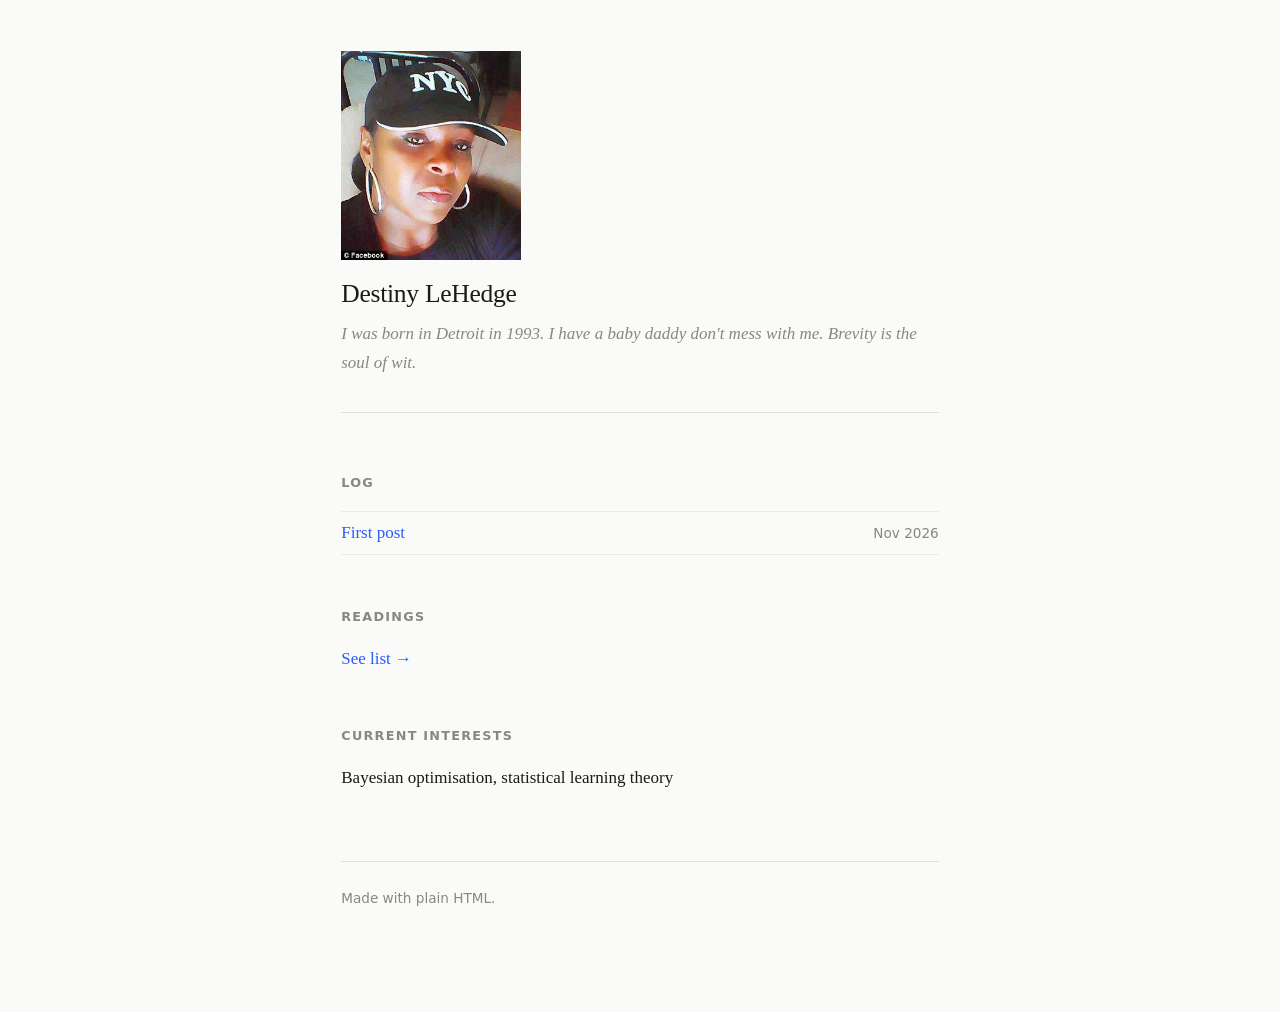
<file: index.html>
<!DOCTYPE html>
<html lang="en">
<head>
  <meta charset="UTF-8">
  <meta name="viewport" content="width=device-width, initial-scale=1.0">
  <title>juicebox</title>
  <link rel="stylesheet" href="style.css">
  <style>
    .header-img {
      width: 180px;
      height: auto;
      display: block;
      margin-bottom: 12px;
    }
  </style>
</head>
<body>

  <header>
    <img src="destiny le.jpg" alt="" class="header-img">
    <h1>Destiny LeHedge</h1>
    <p class="tagline">I was born in Detroit in 1993. I have a baby daddy don't mess with me. Brevity is the soul of wit.</p>
  </header>

  <main>

    <section>
      <h2>Log</h2>
      <ul>
        <li>
          <a href="posts/nov-6.html">First post</a>
          <span class="date">Nov 2026</span>
        </li>
        <!-- Add more posts here — copy the <li> block above -->
      </ul>
    </section>

    <section>
      <h2>Readings</h2>
      <a href="readings/index.html">See list →</a>
    </section>

    <section>
      <h2>Current Interests</h2>
      <p>Bayesian optimisation, statistical learning theory</p>
    </section>

  </main>

  <footer>
    <p>Made with plain HTML.</p>
  </footer>

</body>
</html>
</file>
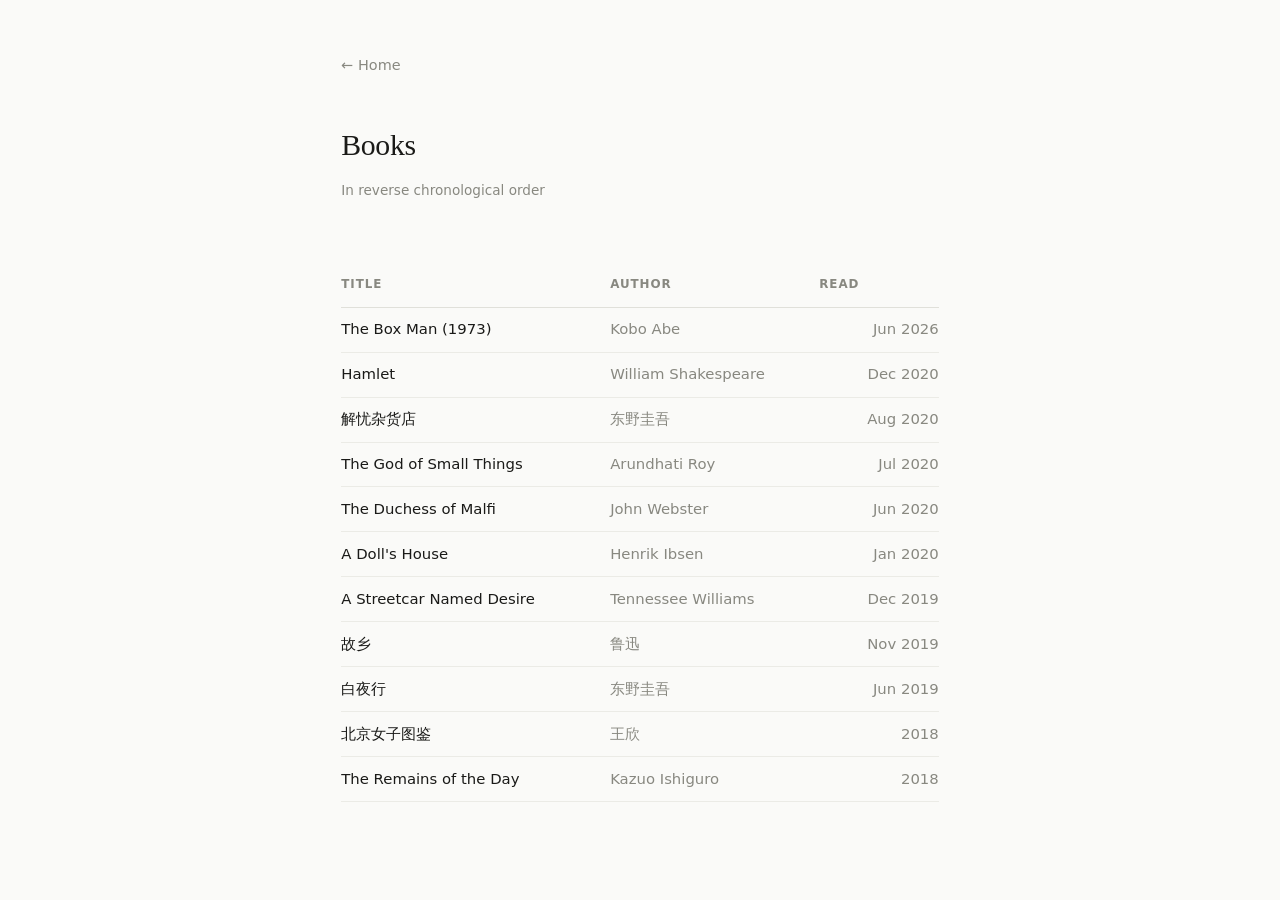
<file: books/index.html>
<!DOCTYPE html>
<html lang="en">
<head>
  <meta charset="UTF-8">
  <meta name="viewport" content="width=device-width, initial-scale=1.0">
  <title>Books</title>
  <link rel="stylesheet" href="../style.css">
</head>
<body>

  <a href="../index.html" class="back">← Home</a>

  <article>
    <h1>Books</h1>
    <p class="meta">In reverse chronological order</p>

    <br>

    <table>
      <thead>
        <tr>
          <th>Title</th>
          <th>Author</th>
          <th>Read</th>
        </tr>
      </thead>
      <tbody>

        <tr>
          <td>The Box Man (1973)</td>
          <td>Kobo Abe</td>
          <td>Jun 2026</td>
        </tr>
        <tr>
          <td>Hamlet</td>
          <td>William Shakespeare</td>
          <td>Dec 2020</td>
        </tr>
        <tr>
          <td>解忧杂货店</td>
          <td>东野圭吾</td>
          <td>Aug 2020</td>
        </tr>
        <tr>
          <td>The God of Small Things</td>
          <td>Arundhati Roy</td>
          <td>Jul 2020</td>
        </tr>
        <tr>
          <td>The Duchess of Malfi</td>
          <td>John Webster</td>
          <td>Jun 2020</td>
        </tr>
        <tr>
          <td>A Doll's House</td>
          <td>Henrik Ibsen</td>
          <td>Jan 2020</td>
        </tr>
        <tr>
          <td>A Streetcar Named Desire</td>
          <td>Tennessee Williams</td>
          <td>Dec 2019</td>
        </tr>
        <tr>
          <td>故乡</td>
          <td>鲁迅</td>
          <td>Nov 2019</td>
        </tr>
        <td>白夜行</td>
          <td>东野圭吾</td>
          <td>Jun 2019</td>
        </tr>
        <tr>
          <td>北京女子图鉴</td>
          <td>王欣</td>
          <td>2018</td>
        </tr>
        <tr>
          <td>The Remains of the Day</td>
          <td>Kazuo Ishiguro</td>
          <td>2018</td>
        </tr>

      </tbody>
    </table>

  </article>

</body>
</html>
</file>
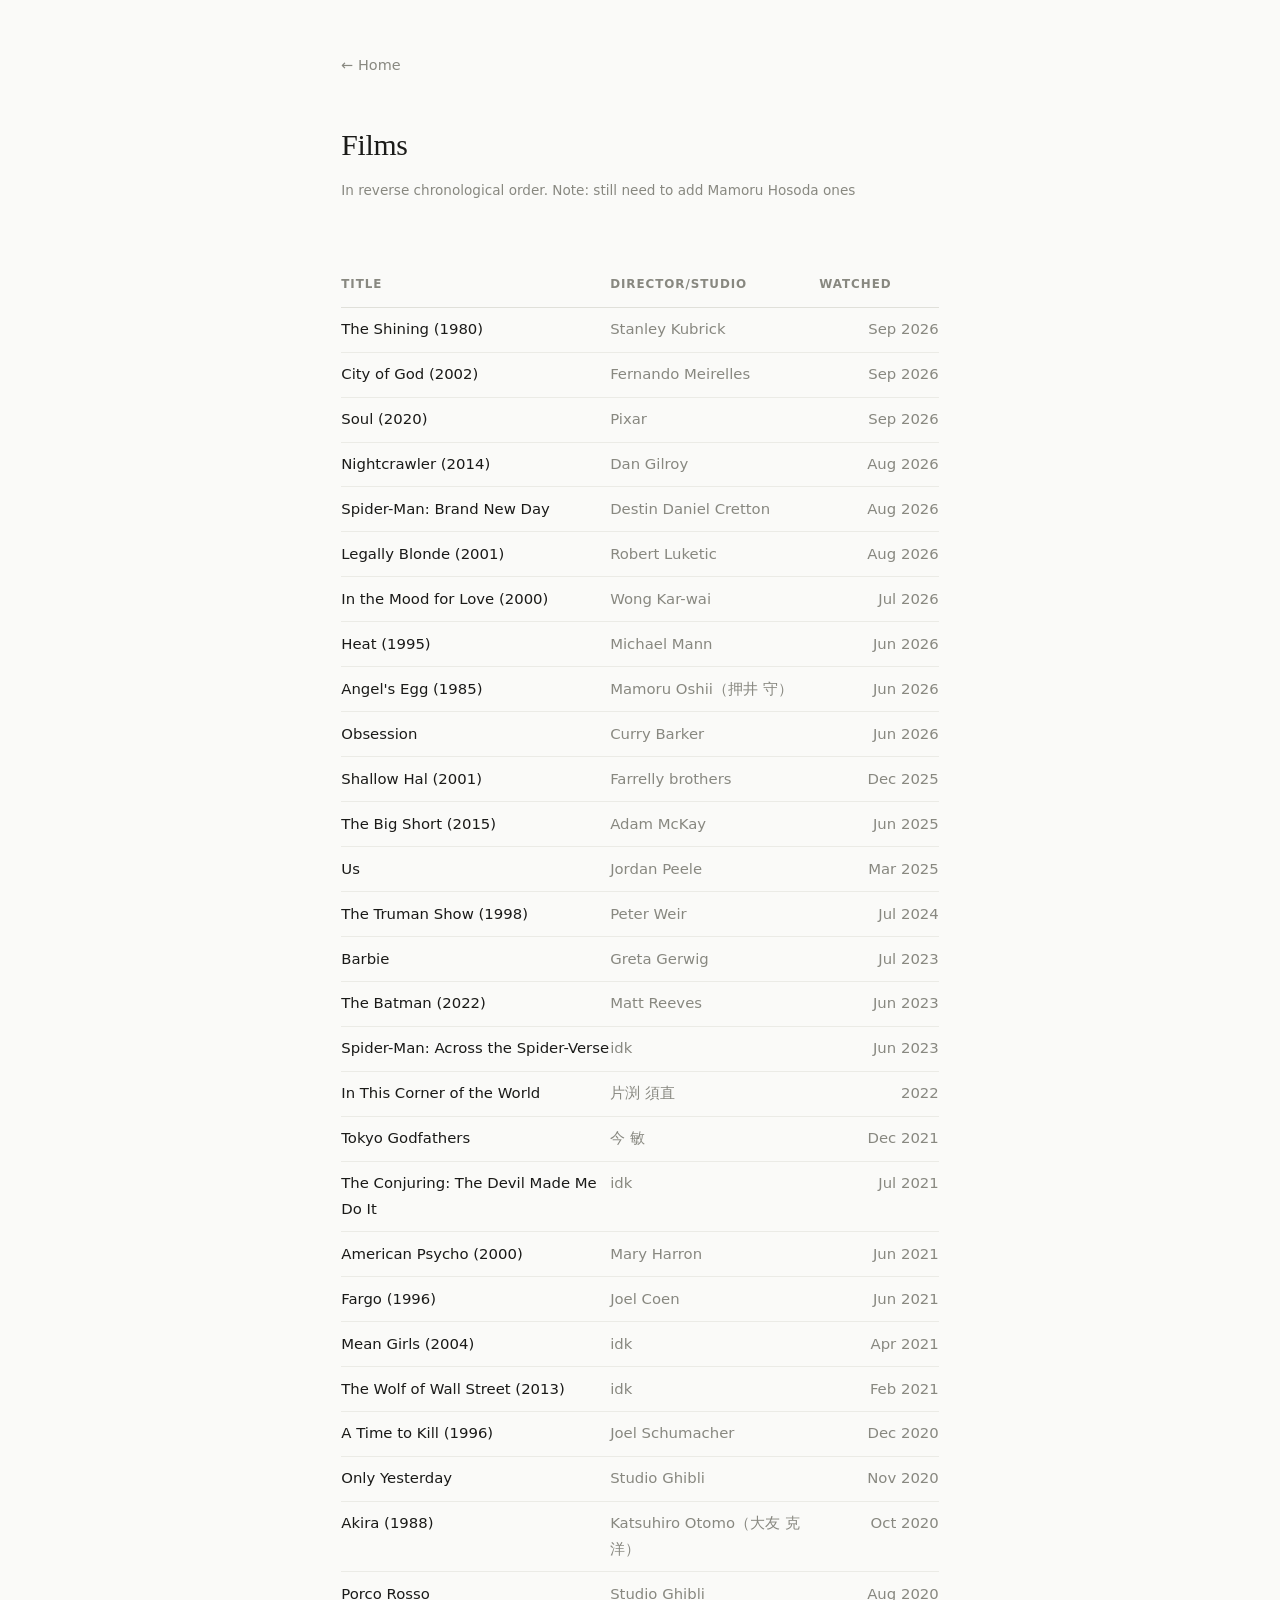
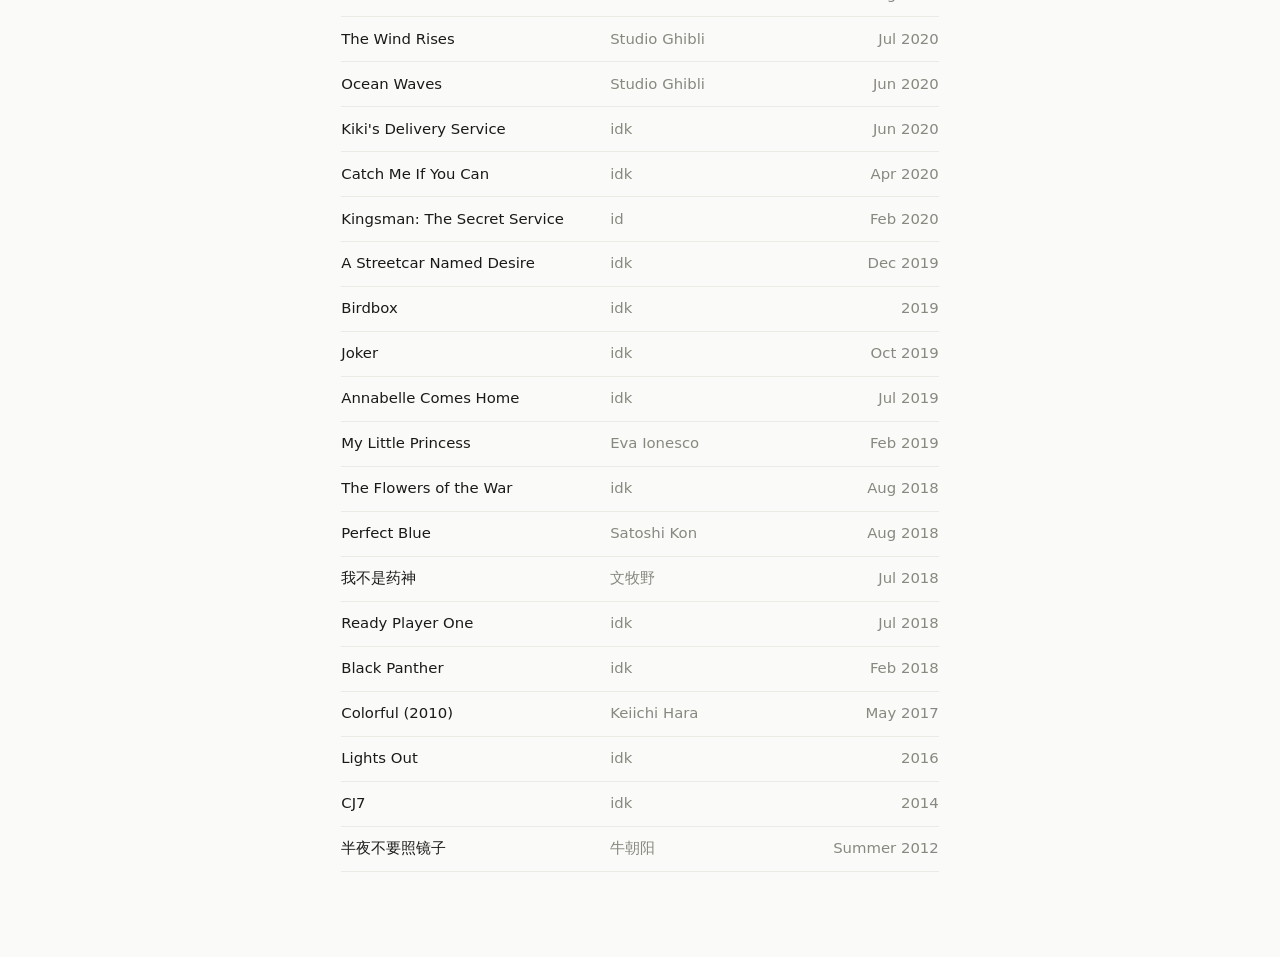
<file: films/index.html>
<!DOCTYPE html>
<html lang="en">
<head>
  <meta charset="UTF-8">
  <meta name="viewport" content="width=device-width, initial-scale=1.0">
  <title>Films</title>
  <link rel="stylesheet" href="../style.css">
</head>
<body>

  <a href="../index.html" class="back">← Home</a>

  <article>
    <h1>Films</h1>
    <p class="meta">In reverse chronological order. Note: still need to add Mamoru Hosoda ones</p>

    <br>

    <table>
      <thead>
        <tr>
          <th>Title</th>
          <th>Director/Studio</th>
          <th>Watched</th>
        </tr>
      </thead>
      <tbody>

        <!-- Add a row for each film. Copy a <tr> block and fill it in. -->

        <tr>
          <td>The Shining (1980)</td>
          <td>Stanley Kubrick</td>
          <td>Sep 2026</td>
        </tr>
        <tr>
          <td>City of God (2002)</td>
          <td>Fernando Meirelles</td>
          <td>Sep 2026</td>
        </tr>
        <tr>
          <td>Soul (2020)</td>
          <td>Pixar</td>
          <td>Sep 2026</td>
        </tr>
        <tr>
          <td>Nightcrawler (2014)</td>
          <td>Dan Gilroy</td>
          <td>Aug 2026</td>
        </tr>
        <tr>
          <td>Spider-Man: Brand New Day</td>
          <td>Destin Daniel Cretton</td>
          <td>Aug 2026</td>
        </tr>
        <tr>
          <td>Legally Blonde (2001)</td>
          <td>Robert Luketic</td>
          <td>Aug 2026</td>
        </tr>
        <tr>
          <td>In the Mood for Love (2000)</td>
          <td>Wong Kar-wai</td>
          <td>Jul 2026</td>
        </tr>
        <tr>
          <td>Heat (1995)</td>
          <td>Michael Mann</td>
          <td>Jun 2026</td>
        </tr>
        <tr>
          <td>Angel's Egg (1985)</td>
          <td>Mamoru Oshii（押井 守）</td>
          <td>Jun 2026</td>
        </tr>
        <tr>
          <td>Obsession</td>
          <td>Curry Barker</td>
          <td>Jun 2026</td>
        </tr>
        <tr>
          <td>Shallow Hal (2001)</td>
          <td>Farrelly brothers</td>
          <td>Dec 2025</td>
        </tr>
        <tr>
          <td>The Big Short (2015)</td>
          <td>Adam McKay</td>
          <td>Jun 2025</td>
        </tr>
        <tr>
          <td>Us</td>
          <td>Jordan Peele</td>
          <td>Mar 2025</td>
        </tr>
        <tr>
          <td>The Truman Show (1998)</td>
          <td>Peter Weir</td>
          <td>Jul 2024</td>
        </tr>
        <tr>
          <td>Barbie</td>
          <td>Greta Gerwig</td>
          <td>Jul 2023</td>
        </tr>
        <tr>
          <td>The Batman (2022)</td>
          <td>Matt Reeves</td>
          <td>Jun 2023</td>
        </tr>
        <tr>
          <td>Spider-Man: Across the Spider-Verse</td>
          <td>idk</td>
          <td>Jun 2023</td>
        </tr>
        <tr>
          <td>In This Corner of the World</td>
          <td>片渕 須直</td>
          <td>2022</td>
        </tr>
        <tr>
          <td>Tokyo Godfathers</td>
          <td>今 敏</td>
          <td>Dec 2021</td>
        </tr>
        <tr>
          <td>The Conjuring: The Devil Made Me Do It</td>
          <td>idk</td>
          <td>Jul 2021</td>
        </tr>
        <tr>
          <td>American Psycho (2000)</td>
          <td>Mary Harron</td>
          <td>Jun 2021</td>
        </tr>
        <tr>
          <td>Fargo (1996)</td>
          <td>Joel Coen</td>
          <td>Jun 2021</td>
        </tr>
        <tr>
          <td>Mean Girls (2004)</td>
          <td>idk</td>
          <td>Apr 2021</td>
        </tr>
        <tr>
          <td>The Wolf of Wall Street (2013)</td>
          <td>idk</td>
          <td>Feb 2021</td>
        </tr>
        <tr>
          <td>A Time to Kill (1996)</td>
          <td>Joel Schumacher</td>
          <td>Dec 2020</td>
        </tr>
        <tr>
          <td>Only Yesterday</td>
          <td>Studio Ghibli</td>
          <td>Nov 2020</td>
        </tr>
        <tr>
          <td>Akira (1988)</td>
          <td>Katsuhiro Otomo（大友 克洋）</td>
          <td>Oct 2020</td>
        </tr>
        <tr>
          <td>Porco Rosso</td>
          <td>Studio Ghibli</td>
          <td>Aug 2020</td>
        </tr>
        <tr>
          <td>The Wind Rises</td>
          <td>Studio Ghibli</td>
          <td>Jul 2020</td>
        </tr>
        <tr>
          <td>Ocean Waves</td>
          <td>Studio Ghibli</td>
          <td>Jun 2020</td>
        </tr>
        <tr>
          <td>Kiki's Delivery Service</td>
          <td>idk</td>
          <td>Jun 2020</td>
        </tr>
        <tr>
          <td>Catch Me If You Can</td>
          <td>idk</td>
          <td>Apr 2020</td>
        </tr>
        <tr>
          <td>Kingsman: The Secret Service</td>
          <td>id</td>
          <td>Feb 2020</td>
        </tr>
        <tr>
          <td>A Streetcar Named Desire</td>
          <td>idk</td>
          <td>Dec 2019</td>
        </tr>
        <tr>
          <td>Birdbox</td>
          <td>idk</td>
          <td>2019</td>
        </tr>
        <tr>
          <td>Joker</td>
          <td>idk</td>
          <td>Oct 2019</td>
        </tr>
        <tr>
          <td>Annabelle Comes Home</td>
          <td>idk</td>
          <td>Jul 2019</td>
        </tr>
        <tr>
          <td>My Little Princess</td>
          <td>Eva Ionesco</td>
          <td>Feb 2019</td>
        </tr>
        <tr>
          <td>The Flowers of the War</td>
          <td>idk</td>
          <td>Aug 2018</td>
        </tr>
        <tr>
          <td>Perfect Blue</td>
          <td>Satoshi Kon</td>
          <td>Aug 2018</td>
        </tr>
          <td>我不是药神</td>
          <td>文牧野</td>
          <td>Jul 2018</td>
        </tr>
        <tr>
          <td>Ready Player One</td>
          <td>idk</td>
          <td>Jul 2018</td>
        </tr>
        <tr>
          <td>Black Panther</td>
          <td>idk</td>
          <td>Feb 2018</td>
        </tr>
        <tr>
          <td>Colorful (2010)</td>
          <td>Keiichi Hara</td>
          <td>May 2017</td>
        </tr>
        <tr>
          <td>Lights Out</td>
          <td>idk</td>
          <td>2016</td>
        </tr>
        <tr>
          <td>CJ7</td>
          <td>idk</td>
          <td>2014</td>
        </tr>
        <tr>
          <td>半夜不要照镜子</td>
          <td>牛朝阳</td>
          <td>Summer 2012</td>
        </tr>
      

      </tbody>
    </table>

  </article>

</body>
</html>
</file>
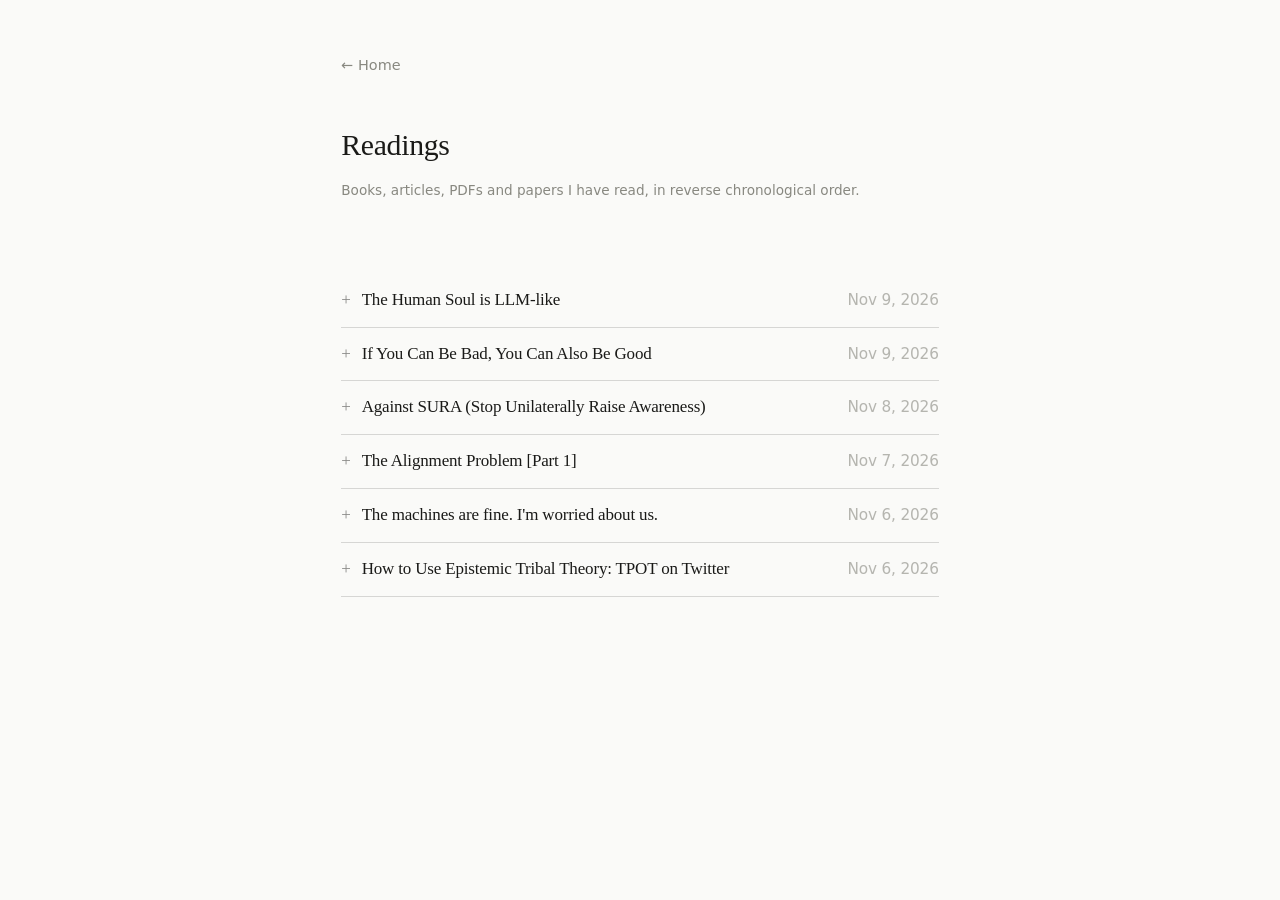
<file: readings/index.html>
<!DOCTYPE html>
<html lang="en">
<head>
  <meta charset="UTF-8">
  <meta name="viewport" content="width=device-width, initial-scale=1.0">
  <title>Readings</title>
  <link rel="stylesheet" href="../style.css">

  <!-- Only styles the expandable sections. Fonts and colours come from style.css -->
  <style>
    details {
      border-bottom: 1px solid rgba(128, 128, 128, 0.3);
      padding: 12px 0;
    }
    summary {
      cursor: pointer;
      list-style: none;
      display: flex;
      justify-content: space-between;
      align-items: baseline;
      gap: 16px;
      font-weight: normal;
      letter-spacing: -0.01em; 
    }
    summary::-webkit-details-marker { display: none; }
    summary .title::before {
      content: "+";
      display: inline-block;
      width: 1.2em;
      opacity: 0.5;
    }
    details[open] summary .title::before { content: "−"; }
    summary .date {
      font-weight: normal;
      opacity: 0.6;
      white-space: nowrap;
      font-size: 0.9em;
    }
    .entry {
      padding: 8px 0 4px 1.2em;
    }
    .entry .source {
      font-size: 0.9em;
      opacity: 0.7;
      margin: 0 0 8px 0;
    }
  </style>
</head>
<body>

  <a href="../index.html" class="back">← Home</a>

  <article>
    <h1>Readings</h1>
    <p class="meta">Books, articles, PDFs and papers I have read, in reverse chronological order.</p>

    <br>

    <!--
      Add an entry for each thing you read: copy one <details> block and fill it in.
      - The date goes in <span class="date">
      - The link goes in href="..." (if there's no link, delete the whole <p class="source"> line
        or just leave the type, like: <p class="source">Book</p>)
    -->

    <details>
      <summary>
        <span class="title">The Human Soul is LLM-like</span>
        <span class="date">Nov 9, 2026</span>
      </summary>
      <div class="entry">
      <p class="source"><a href="https://www.lesswrong.com/posts/eZE2dpjgWknfipr8p/the-human-soul-is-llm-like">link</a></p>
       <p>Cute lil post meant to be taken as irony</p>
    </details>

    <details>
      <summary>
        <span class="title">If You Can Be Bad, You Can Also Be Good</span>
        <span class="date">Nov 9, 2026</span>
      </summary>
      <div class="entry">
      <p class="source"><a href="https://www.astralcodexten.com/p/if-you-can-be-bad-you-can-also-be">link</a></p>
       <p>Scott Alexander of LessWrong fights back against Redditors who criticize his so-called rationality by saying "nobody is perfect". He explains another high school concept (RAVEN source analysis) through his experiences.</p>
       <p>Interestingly, I found out from the comment section that Eliezer Yudkowsky (founder of MIRI) is a cryonicist. I think things like this really bode ill for the characteristics of these people's larger goals. Jensen Huang also, with his infidelity and romantic hubris.</p>
    </details>

    <details>
      <summary>
        <span class="title">Against SURA (Stop Unilaterally Raise Awareness)</span>
        <span class="date">Nov 8, 2026</span>
      </summary>
      <div class="entry">
       <p class="source"><a href="https://www.lesswrong.com/posts/xikGZ8fuhdG6DApAo/against-sura#III_B__I_dunno__mass_politics_is_also_looking_kind_of_annular">link</a></p>
       <p>On Ryan Greenblatt's (Redwood) <a href="https://www.greaterwrong.com/posts/E8n93nnEaFeXTbHn5/plans-a-b-c-and-d-for-misalignment-risk">Plans A, B, C, and D for misalignment risk</a>. Bro spent half a day describing prisoner's dilemma. The percentages he uses to back up his points seem so arbitrary. He also uses male pronouns as default for AI roles. This was a good line though:</p>
       <p><em>"Convergent evolution is trying to carcinize us into yet another political-movement-shaped crab."</em></p>
       <p>Julian Bradshaw in the comments makes an interesting point about compute verification needing more funding/awareness relative to its role in technical governance:</p>
       <img src="verification.png" alt="verification" width="600">
    </details>
    
    <details>
      <summary>
        <span class="title">The Alignment Problem [Part 1]</span>
        <span class="date">Nov 7, 2026</span>
      </summary>
      <div class="entry">
        <p>Gender is useless and there are no useful gender embeddings</p>
    </details>

    <details>
      <summary>
        <span class="title">The machines are fine. I'm worried about us.</span>
        <span class="date">Nov 6, 2026</span>
      </summary>
      <div class="entry">
        <p class="source"><a href="https://ergosphere.blog/posts/the-machines-are-fine/">link</a></p>
        <p>Bitchhh who is writing this shit I'm screaming. I actually went to the author's About and they're a postdoc at Berkeley. Mhmm make your Terence Tao points ma but heed your own advice and stop learning your writing skills from ChatGPT, because the clankers will be coming for AIVE (Artificial Intelligence Vernacular English) soon. </p>
    </details>
    
    <details>
      <summary>
        <span class="title">How to Use Epistemic Tribal Theory: TPOT on Twitter</span>
        <span class="date">Nov 6, 2026</span>
      </summary>
      <div class="entry">
        <p class="source"><a href="https://substack.com/home/post/p-150474692">link</a></p>
        <p>The Substack post that everyone recommends when you ask about TPOT. Reads just like another postrat-adjacent bro who naively thinks history is rational and cyclical, all things in life can be understood through some "metamodernist" framework (which is just "It's so over... we are so back! It's so over...") and that one can optimise on epistemology. Post-irony is so millennial. This faux-nonchalant manner of "outsider" analysis hinges too much of its superiority on understanding several corners of the internet, and it's childish. Moreover, the author seems to arrogantly believe that the <em>his</em> map is the entire internet.</p>
        <p>"The human condition" my ass. Too many people with no actual anchor to their beliefs/way of life think they're quirked up in the way of Robert Kegan's Stage-5 or "self transforming mind"; yeah you're definitely in that 1% bro. I thought that tech people are meant to have a satisfying, succinct flair to their writing, but this blog read like an AI-generated tautology. Bearish on Bay Area writing capabilities but hey, they're geniuses who can pick up any expertise, right?</p>
      </div>
    </details>
  </article>

</body>
</html>
</file>
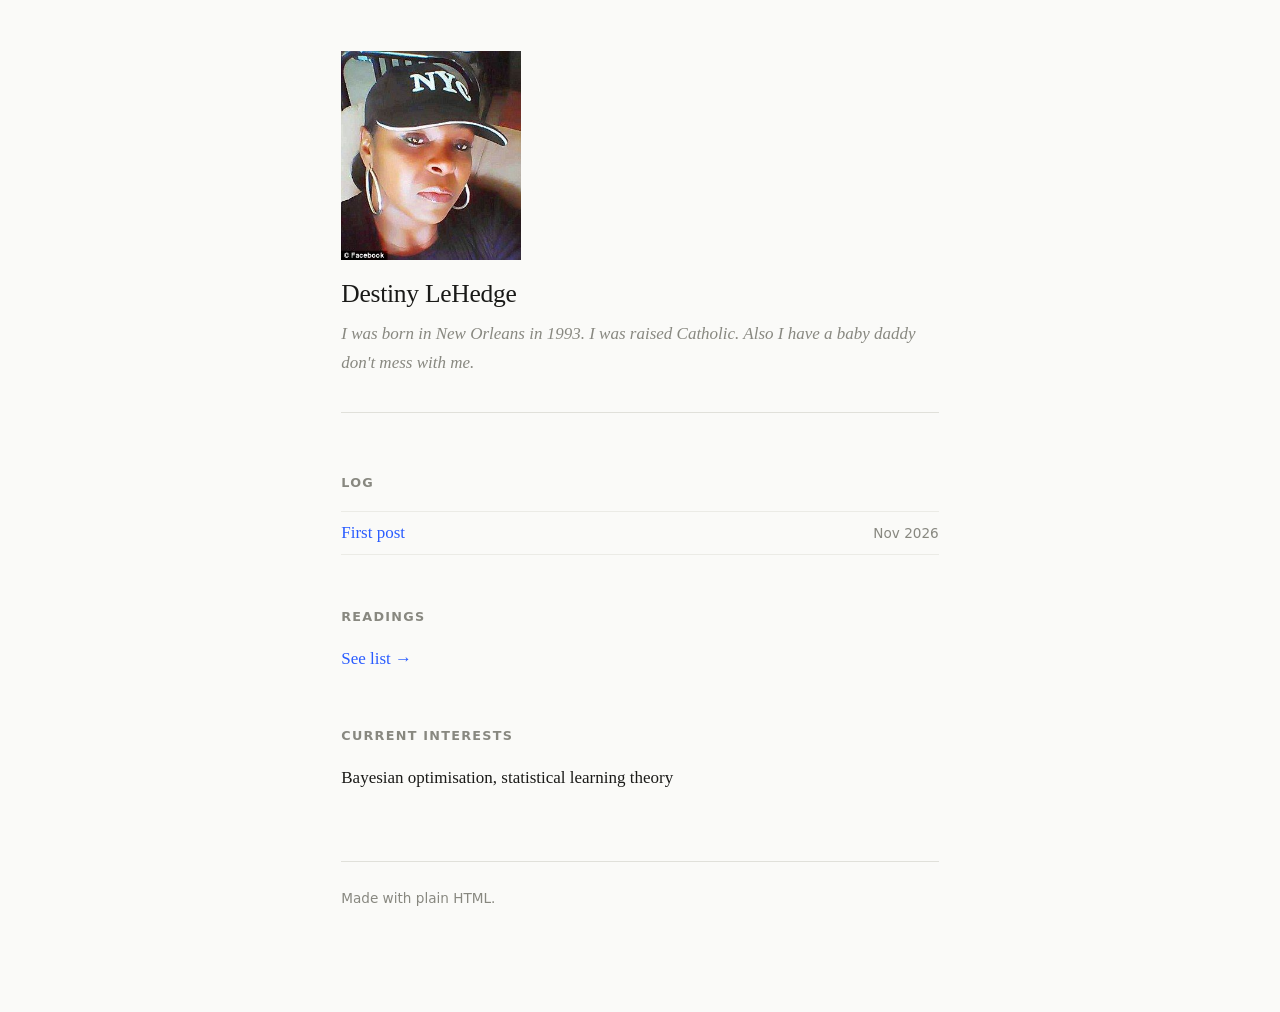
<file: main.html>
<!DOCTYPE html>
<html lang="en">
<head>
  <meta charset="UTF-8">
  <meta name="viewport" content="width=device-width, initial-scale=1.0">
  <title>juicebox</title>
  <link rel="stylesheet" href="style.css">
  <style>
    .header-img {
      width: 180px;
      height: auto;
      display: block;
      margin-bottom: 12px;
    }
  </style>
</head>
<body>

  <header>
    <img src="destiny le.jpg" alt="" class="header-img">
    <h1>Destiny LeHedge</h1>
    <p class="tagline">I was born in New Orleans in 1993. I was raised Catholic. Also I have a baby daddy don't mess with me.</p>
  </header>

  <main>

    <section>
      <h2>Log</h2>
      <ul>
        <li>
          <a href="posts/nov-6.html">First post</a>
          <span class="date">Nov 2026</span>
        </li>
        <!-- Add more posts here — copy the <li> block above -->
      </ul>
    </section>

    <section>
      <h2>Readings</h2>
      <a href="readings/main.html">See list →</a>
    </section>

    <section>
      <h2>Current Interests</h2>
      <p>Bayesian optimisation, statistical learning theory</p>
    </section>

  </main>

  <footer>
    <p>Made with plain HTML.</p>
  </footer>

</body>
</html>
</file>
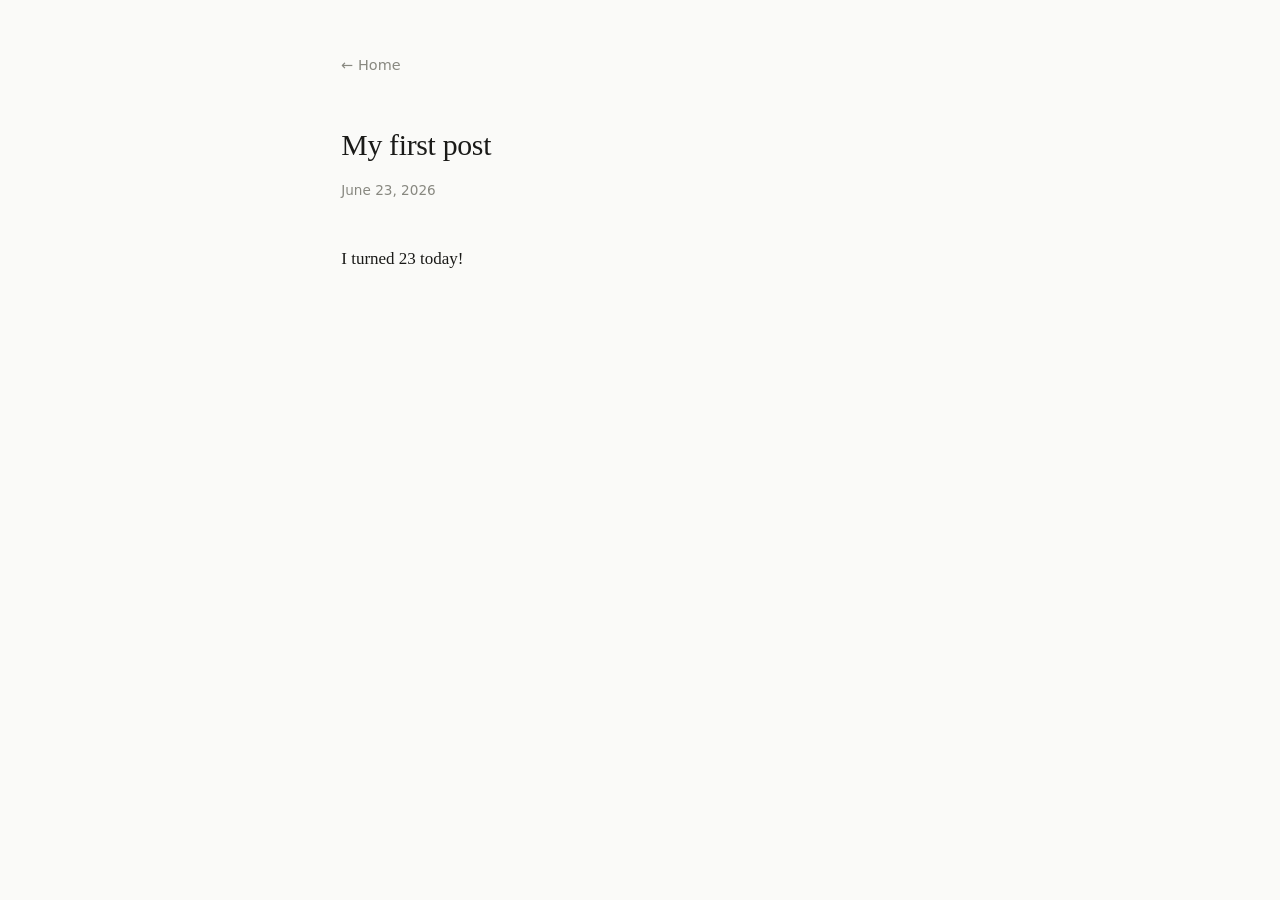
<file: posts/first-post.html>
<!DOCTYPE html>
<html lang="en">
<head>
  <meta charset="UTF-8">
  <meta name="viewport" content="width=device-width, initial-scale=1.0">
  <title>My first post — Your Name</title>
  <link rel="stylesheet" href="../style.css">
</head>
<body>

  <a href="../index.html" class="back">← Home</a>

  <article>
    <h1>My first post</h1>
    <p class="meta">June 23, 2026</p>

    <p>I turned 23 today!</p>

  </article>

</body>
</html>
</file>
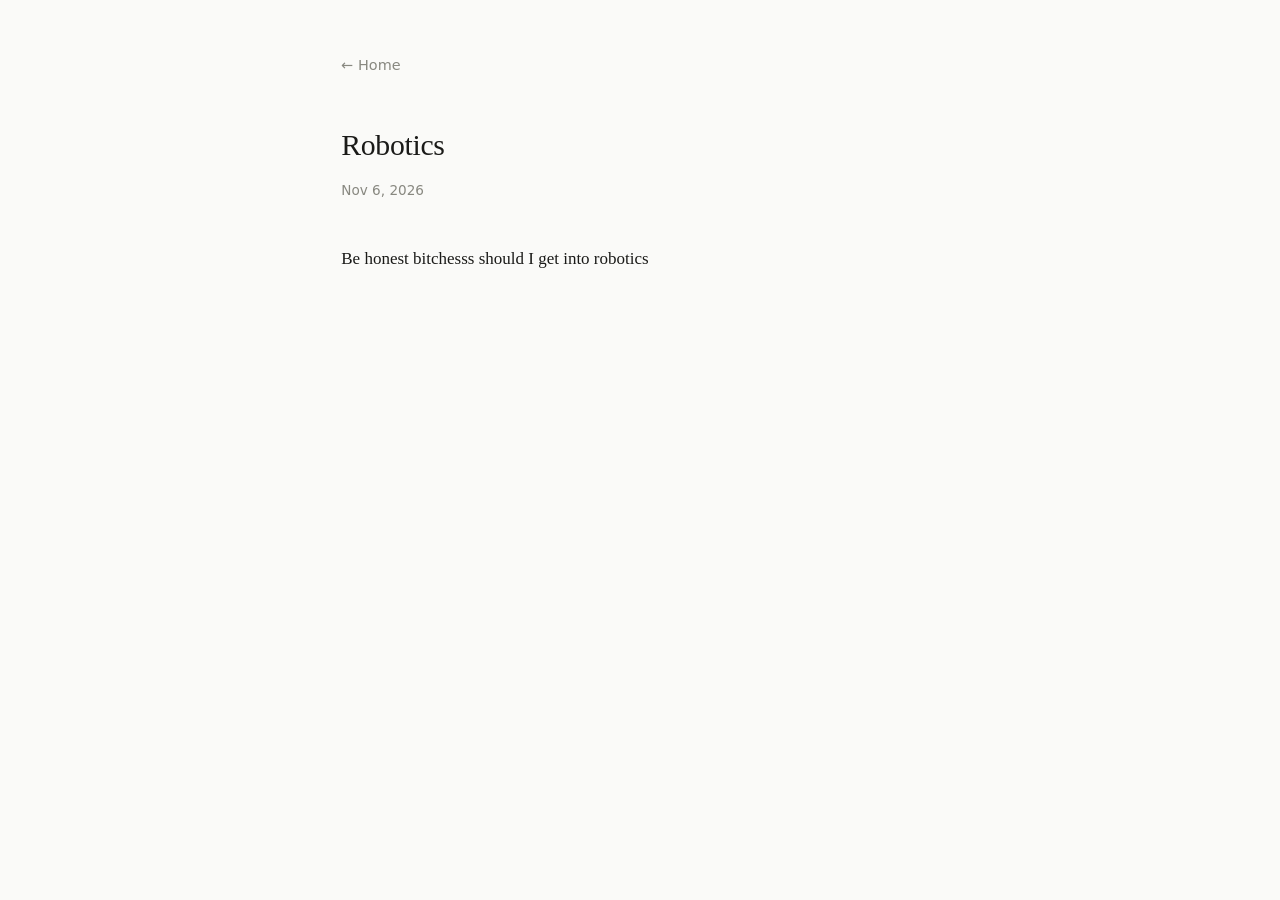
<file: posts/nov-6.html>
<!DOCTYPE html>
<html lang="en">
<head>
  <meta charset="UTF-8">
  <meta name="viewport" content="width=device-width, initial-scale=1.0">
  <title>Robotics</title>
  <link rel="stylesheet" href="../style.css">
</head>
<body>

  <a href="../index.html" class="back">← Home</a>

  <article>
    <h1>Robotics</h1>
    <p class="meta">Nov 6, 2026</p>

    <p>Be honest bitchesss should I get into robotics</p>

  </article>

</body>
</html>
</file>
<file: style.css>
/* ── Reset ── */
*, *::before, *::after { box-sizing: border-box; margin: 0; padding: 0; }

/* ── Base ── */
:root {
  --bg:      #fafaf8;
  --text:    #1a1a18;
  --muted:   #888880;
  --accent:  #2a5cff;
  --max:     640px;
}

html {
  font-size: 17px;
  background: var(--bg);
  color: var(--text);
}

body {
  font-family: Georgia, 'Times New Roman', serif;
  line-height: 1.7;
  max-width: var(--max);
  margin: 0 auto;
  padding: 3rem 1.25rem 5rem;
}

/* ── Type ── */
h1 {
  font-size: 1.5rem;
  font-weight: normal;
  letter-spacing: -0.01em;
  margin-bottom: 0.25rem;
}

h2 {
  font-family: system-ui, sans-serif;
  font-size: 0.75rem;
  font-weight: 600;
  letter-spacing: 0.1em;
  text-transform: uppercase;
  color: var(--muted);
  margin-bottom: 1rem;
}

p { margin-bottom: 1rem; }

a {
  color: var(--accent);
  text-decoration: none;
}

a:hover { text-decoration: underline; }

/* ── Layout ── */
header {
  margin-bottom: 3.5rem;
  padding-bottom: 2rem;
  border-bottom: 1px solid #e0e0da;
}

.tagline {
  color: var(--muted);
  font-style: italic;
  margin-bottom: 0;
}

.quote-block {
  font-family: ui-monospace, Menlo, Consolas, monospace;
  background: #1e1e1e;
  color: #d4d4d4;
  padding: 0.8em 1em;
  border-radius: 6px;
  white-space: pre-wrap;  /* wraps long lines */
  overflow-x: auto;
}

section {
  margin-bottom: 3rem;
}

footer {
  margin-top: 4rem;
  padding-top: 1.5rem;
  border-top: 1px solid #e0e0da;
  font-family: system-ui, sans-serif;
  font-size: 0.8rem;
  color: var(--muted);
}

/* ── Post list ── */
ul {
  list-style: none;
}

ul li {
  display: flex;
  justify-content: space-between;
  align-items: baseline;
  padding: 0.4rem 0;
  border-bottom: 1px solid #ebebE6;
  gap: 1rem;
}

ul li:first-child {
  border-top: 1px solid #ebebE6;
}

.date {
  font-family: system-ui, sans-serif;
  font-size: 0.8rem;
  color: var(--muted);
  white-space: nowrap;
  flex-shrink: 0;
}

.note {
  color: var(--muted);
  font-size: 0.9rem;
  font-style: italic;
  margin-bottom: 0.5rem;
}

/* ── Post / article page ── */
article h1 {
  font-size: 1.75rem;
  margin-bottom: 0.5rem;
}

article .meta {
  font-family: system-ui, sans-serif;
  font-size: 0.8rem;
  color: var(--muted);
  margin-bottom: 2.5rem;
}

article p + p { margin-top: 1.25rem; }

article h3 {
  font-size: 1.1rem;
  margin: 2rem 0 0.5rem;
}

.back {
  display: inline-block;
  font-family: system-ui, sans-serif;
  font-size: 0.85rem;
  color: var(--muted);
  margin-bottom: 2.5rem;
}

.back:hover { color: var(--accent); text-decoration: none; }

/* ── Films table ── */
table {
  width: 100%;
  border-collapse: collapse;
  font-family: system-ui, sans-serif;
  font-size: 0.875rem;
}

thead th {
  text-align: left;
  font-size: 0.7rem;
  letter-spacing: 0.08em;
  text-transform: uppercase;
  color: var(--muted);
  padding: 0 0 0.75rem;
  border-bottom: 1px solid #e0e0da;
}

tbody tr {
  border-bottom: 1px solid #ebebE6;
}

tbody td {
  padding: 0.55rem 0;
  vertical-align: top;
}

tbody td:first-child { width: 45%; }
tbody td:nth-child(2) { color: var(--muted); width: 35%; }
tbody td:last-child   { color: var(--muted); text-align: right; }

/* ── Responsive ── */
@media (max-width: 480px) {
  ul li { flex-direction: column; gap: 0.1rem; }
  .date { font-size: 0.75rem; }
}
</file>
